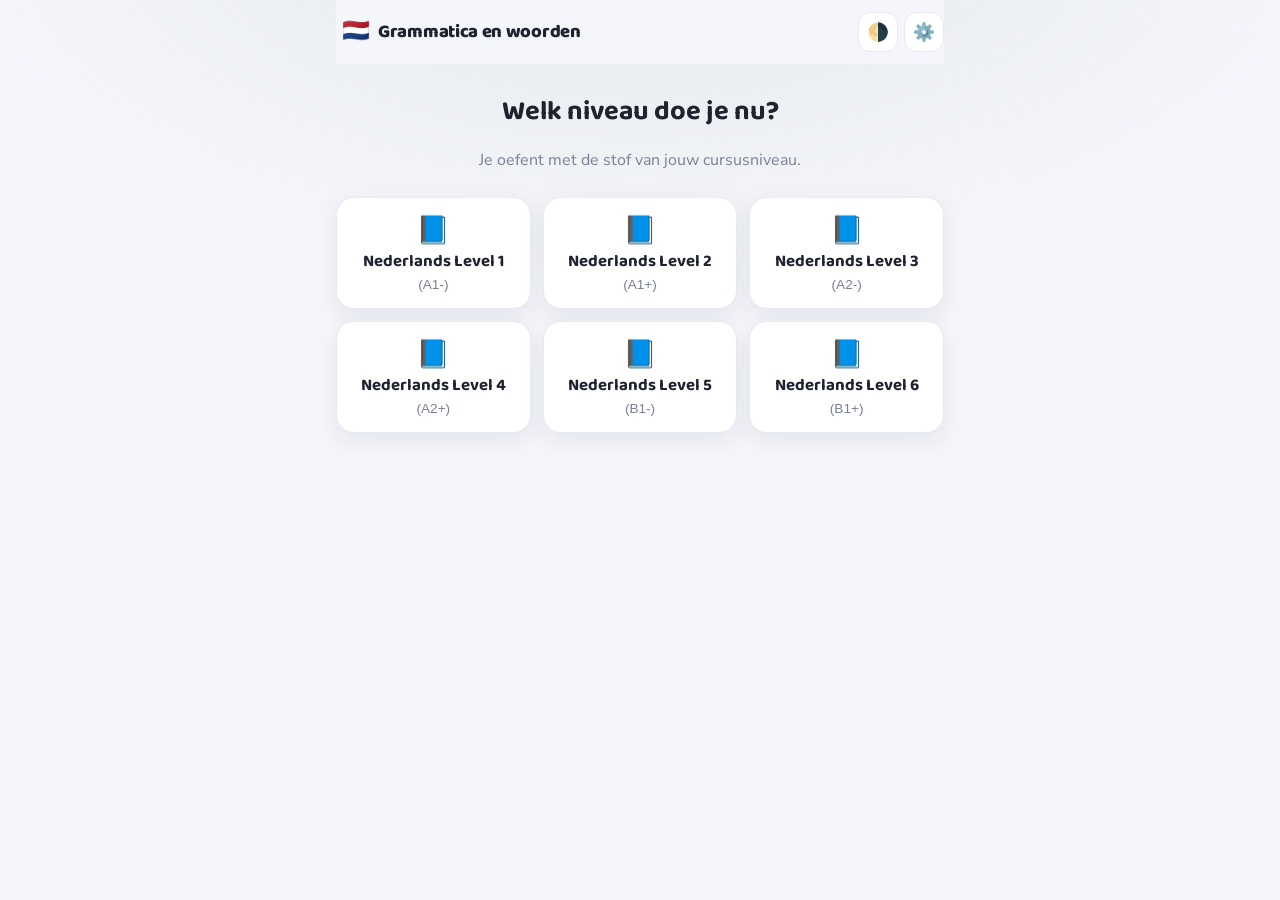
<file: index.html>
<!DOCTYPE html>
<html lang="nl">

<head>
  <meta charset="UTF-8" />
  <meta name="viewport" content="width=device-width, initial-scale=1.0, maximum-scale=1.0" />
  <meta name="theme-color" content="#5e8169" />
  <title>Grammatica Oefenen — Nederlands</title>
  <link rel="preconnect" href="https://fonts.googleapis.com">
  <link rel="preconnect" href="https://fonts.gstatic.com" crossorigin>
  <link
    href="https://fonts.googleapis.com/css2?family=Baloo+2:wght@500;600;700;800&family=Nunito+Sans:opsz,wght@6..12,400;6..12,600;6..12,700;6..12,800&display=swap"
    rel="stylesheet">
  <link rel="stylesheet" href="./css/styles.css?v=8" />
  <link rel="icon"
    href="data:image/svg+xml,<svg xmlns='http://www.w3.org/2000/svg' viewBox='0 0 100 100'><text y='.9em' font-size='90'>🇳🇱</text></svg>" />
</head>

<body>
  <div class="app">
    <!-- Persistent header -->
    <header class="topbar" id="topbar">
      <button class="brand" id="brand" type="button" title="Naar het menu">
        <span class="brand-mark">🇳🇱</span>
        <span class="brand-text">Grammatica en woorden</span>
      </button>

      <div class="topbar-spacer"></div>

      <div class="topbar-actions">
        <button class="icon-btn" id="theme-btn" type="button" title="Thema wisselen">🌗</button>
        <button class="icon-btn" id="settings-btn" type="button" title="Instellingen">⚙️</button>
      </div>
    </header>

    <!-- Screens get rendered here -->
    <main id="screen" class="screen"></main>
  </div>

  <!-- Settings drawer -->
  <div class="drawer-backdrop hidden" id="drawer-backdrop"></div>
  <aside class="drawer hidden" id="drawer" aria-label="Instellingen">
    <h2>Instellingen</h2>
    <div id="settings-body"></div>
    <button class="btn ghost danger" id="reset-btn" type="button">Alle voortgang wissen</button>
    <button class="btn ghost" id="drawer-close" type="button">Sluiten</button>
  </aside>

  <!-- Toast -->
  <div class="toast-wrap" id="toasts"></div>

  <!-- Data (globals) -->
  <script src="./data/topics.js?v=17"></script>
  <script src="./data/dehet.js?v=15"></script>
  <!-- App modules -->
  <script src="./js/store.js?v=18"></script>
  <script src="./js/fx.js?v=6"></script>
  <script src="./js/engine.js?v=23"></script>
  <script src="./js/app.js?v=23"></script>
</body>

</html>
</file>
<file: css/styles.css>
/* styles.css — Grammatica Oefenen */
:root {
  --brand: #5e8169;     /* sage green — matches the course banner */
  --brand-2: #1f9e8c;   /* teal — matches the accent/pencil button */
  --accent: #1f9e8c;    /* teal accent */
  --ok: #3f9d70;        /* correct / progress green */
  --bad: #d9574f;       /* muted red */
  --bg: #f5f6fb;
  --bg-2: #ffffff;
  --card: #ffffff;
  --text: #1f2330;
  --muted: #7a8095;
  --line: #e7e9f3;
  --shadow: 0 8px 24px rgba(28, 32, 64, 0.08);
  --radius: 18px;
  --font: "Nunito Sans", system-ui, sans-serif;
  --display: "Baloo 2", var(--font);
}
html[data-theme="dark"] {
  --bg: #12141c;
  --bg-2: #1a1d28;
  --card: #1c2030;
  --text: #eef0f8;
  --muted: #9aa0b8;
  --line: #2a2f42;
  --shadow: 0 10px 30px rgba(0, 0, 0, 0.4);
}

* { box-sizing: border-box; }
html, body { margin: 0; padding: 0; }
body {
  font-family: var(--font);
  background: radial-gradient(1200px 600px at 50% -10%, rgba(94, 129, 105, 0.12), transparent 60%), var(--bg);
  color: var(--text);
  min-height: 100vh;
  -webkit-font-smoothing: antialiased;
}
h1, h2, h3 { font-family: var(--display); }
.hidden { display: none !important; }
.muted { color: var(--muted); }
.small { font-size: 0.9rem; }
.center { text-align: center; }

.app { max-width: 640px; margin: 0 auto; padding: 0 16px 64px; }

/* ---------- top bar ---------- */
.topbar {
  position: sticky; top: 0; z-index: 50;
  display: flex; align-items: center; gap: 12px;
  padding: 12px 0; margin-bottom: 8px;
  background: linear-gradient(var(--bg), rgba(245, 246, 251, 0.85));
  backdrop-filter: blur(8px);
}
html[data-theme="dark"] .topbar { background: linear-gradient(var(--bg), rgba(18, 20, 28, 0.85)); }
.brand {
  display: flex; align-items: center; gap: 8px;
  border: none; background: none; cursor: pointer; color: var(--text);
  font-family: var(--display); font-weight: 800; font-size: 1.15rem;
}
.brand-mark { font-size: 1.4rem; }
.brand-text { letter-spacing: -0.3px; }
@media (max-width: 460px) { .brand-text { display: none; } }

.meter { display: flex; align-items: center; gap: 10px; flex: 1; }
.lvl {
  width: 34px; height: 34px; border-radius: 50%;
  background: linear-gradient(135deg, var(--brand), var(--brand-2));
  color: #fff; font-weight: 800; font-family: var(--display);
  display: grid; place-items: center; box-shadow: var(--shadow);
}
.xp { flex: 1; min-width: 60px; }
.xp-bar { height: 8px; background: var(--line); border-radius: 99px; overflow: hidden; }
.xp-bar span {
  display: block; height: 100%; width: 0;
  background: linear-gradient(90deg, var(--brand), var(--brand-2));
  transition: width 0.5s cubic-bezier(.2,.8,.2,1);
}
.xp-label { font-size: 0.72rem; color: var(--muted); margin-top: 2px; }
.streak { display: flex; align-items: center; gap: 3px; font-weight: 800; }
.topbar-spacer { flex: 1; }
.topbar-actions { display: flex; gap: 6px; }

.icon-btn {
  border: 1px solid var(--line); background: var(--bg-2); color: var(--text);
  width: 40px; height: 40px; border-radius: 12px; cursor: pointer;
  font-size: 1.1rem; display: grid; place-items: center;
  transition: transform .12s, background .2s;
}
.icon-btn:hover { transform: translateY(-1px); background: var(--card); }

/* ---------- hero + grid ---------- */
.hero { text-align: center; padding: 18px 0 10px; }
.hero h1 { margin: 0 0 4px; font-size: 1.7rem; }

/* level selector on the menu */
.level-select { margin: 2px 0 20px; }
.level-select-label {
  display: block; text-align: center; color: var(--muted);
  font-family: var(--display); font-weight: 700; font-size: 0.78rem;
  text-transform: uppercase; letter-spacing: 0.6px; margin-bottom: 10px;
}
.level-pills { display: flex; gap: 8px; flex-wrap: wrap; justify-content: center; }
.level-pill {
  border: 1px solid var(--line); background: var(--card); color: var(--text);
  border-radius: 12px; padding: 8px 14px; cursor: pointer;
  display: flex; flex-direction: column; align-items: center; gap: 1px; min-width: 66px;
  font-family: var(--font); transition: transform .12s, border-color .2s, background .2s;
}
.level-pill b { font-family: var(--display); font-size: 0.92rem; }
.level-pill span { font-size: 0.72rem; color: var(--muted); }
.level-pill:hover { transform: translateY(-2px); border-color: var(--brand); }
.level-pill.active { border-color: var(--brand); background: rgba(31, 158, 140, 0.1); box-shadow: var(--shadow); }
.level-pill.active span { color: var(--brand); }
.grid { display: grid; grid-template-columns: 1fr 1fr; gap: 12px; }
.grid.small { grid-template-columns: 1fr 1fr; }
@media (min-width: 560px) { .grid { grid-template-columns: 1fr 1fr 1fr; } }

.card {
  position: relative; text-align: left; cursor: pointer;
  border: 1px solid var(--line); background: var(--card); color: var(--text);
  border-radius: var(--radius); padding: 16px; box-shadow: var(--shadow);
  display: flex; flex-direction: column; gap: 2px; min-height: 96px;
  transition: transform .14s, box-shadow .2s, border-color .2s;
}
.card:hover { transform: translateY(-3px); border-color: var(--brand); }
.card:active { transform: translateY(0); }
.card-emoji { font-size: 1.7rem; }
.card-title { font-family: var(--display); font-weight: 700; font-size: 1.05rem; }
.card-sub { color: var(--muted); font-size: 0.85rem; }
.card.disabled { opacity: 0.5; pointer-events: none; }
.level-card { align-items: center; text-align: center; }
.level-card.current { border-color: var(--brand); background: rgba(31, 158, 140, 0.08); }
.btn.mini { width: auto; padding: 7px 14px; font-size: 0.85rem; }
.card-badge {
  position: absolute; top: 10px; right: 10px;
  background: var(--brand-2); color: #fff; font-weight: 800;
  min-width: 22px; height: 22px; padding: 0 6px; border-radius: 99px;
  display: grid; place-items: center; font-size: 0.8rem;
}

/* ---------- panels / back bar ---------- */
.backbar { display: flex; align-items: center; gap: 12px; margin: 6px 0 14px; }
.backbar h2 { margin: 0; }
.panel {
  background: var(--card); border: 1px solid var(--line);
  border-radius: var(--radius); padding: 18px; box-shadow: var(--shadow);
  margin-bottom: 14px;
}
.panel h2 { margin-top: 0; }

.checklist { display: flex; flex-direction: column; gap: 8px; margin: 12px 0; }
.check-row {
  display: flex; align-items: center; gap: 10px;
  background: var(--bg); border: 1px solid var(--line);
  padding: 12px 14px; border-radius: 12px; cursor: pointer;
}
.check-row em { margin-left: auto; color: var(--muted); font-style: normal; font-size: 0.8rem; }
.check-row input { width: 18px; height: 18px; accent-color: var(--brand); }

/* ---------- buttons ---------- */
.btn {
  border: none; cursor: pointer; border-radius: 14px;
  padding: 14px 18px; font-family: var(--display); font-weight: 700; font-size: 1rem;
  transition: transform .12s, filter .2s; width: 100%;
}
.btn:active { transform: translateY(1px); }
.btn.primary { background: linear-gradient(135deg, var(--brand), var(--brand-2)); color: #fff; box-shadow: var(--shadow); }
.btn.primary:hover { filter: brightness(1.05); }
.btn.next { background: var(--accent); color: #fff; }
.btn.ghost { background: var(--bg-2); color: var(--text); border: 1px solid var(--line); }
.btn.ghost.danger { color: var(--bad); border-color: var(--bad); margin-top: 8px; }

/* ---------- quiz ---------- */
.quiz { animation: fade .25s ease; }
.quiz-top { display: flex; align-items: center; gap: 12px; margin-bottom: 14px; }
.progress { flex: 1; height: 10px; background: var(--line); border-radius: 99px; overflow: hidden; }
.progress span {
  display: block; height: 100%; width: 0;
  background: linear-gradient(90deg, var(--ok), #5cc9b4);
  transition: width .35s ease;
}
.hearts { font-size: 1.1rem; letter-spacing: 1px; white-space: nowrap; }
.heart-empty { opacity: 0.6; }
.timer { font-family: var(--display); font-weight: 800; color: var(--brand); }

/* live in-round stats */
.quiz-live {
  display: flex; align-items: center; gap: 12px; min-height: 22px;
  margin: 0 2px 10px; font-weight: 700; font-size: 0.92rem;
}
.live-score { color: var(--muted); }
.live-combo { color: var(--brand); animation: pop .35s ease; }

.qcard {
  background: var(--card); border: 1px solid var(--line);
  border-radius: var(--radius); padding: 22px; box-shadow: var(--shadow);
  animation: fade .25s ease;
}
.qhead { display: flex; align-items: center; justify-content: space-between; gap: 10px; margin-bottom: 14px; }
.pills { display: flex; gap: 8px; flex-wrap: wrap; }
.pill {
  background: rgba(31, 158, 140, 0.14); color: var(--accent);
  font-family: var(--display); font-weight: 700; font-size: 0.85rem;
  padding: 6px 12px; border-radius: 99px;
}
.pill.tense { background: rgba(63, 157, 112, 0.16); color: var(--ok); }
.speak { width: 38px; height: 38px; }

.sentence { font-size: 1.3rem; line-height: 1.5; margin-bottom: 14px; }
.question { font-size: 1.25rem; font-family: var(--display); font-weight: 700; margin-bottom: 14px; }
.big-word { font-family: var(--display); font-weight: 800; font-size: 2.6rem; text-align: center; margin: 8px 0 18px; }

.trans {
  display: flex; align-items: center; gap: 8px;
  background: var(--bg); border-radius: 12px; padding: 10px 12px;
  margin-bottom: 14px; color: var(--muted); font-size: 0.95rem;
}

#answer {
  width: 100%; padding: 14px 16px; font-size: 1.1rem;
  border: 2px solid var(--line); border-radius: 14px; background: var(--bg-2); color: var(--text);
  font-family: var(--font); outline: none; transition: border-color .2s;
}
#answer:focus { border-color: var(--brand); }

.feedback { margin-top: 12px; padding: 12px 14px; border-radius: 12px; font-weight: 600; }
.feedback.good { background: rgba(63, 157, 112, 0.15); color: var(--ok); }
.feedback.bad { background: rgba(217, 87, 79, 0.13); color: var(--bad); }
.feedback.reveal { background: rgba(31, 158, 140, 0.14); color: var(--accent); }

.qactions { display: flex; gap: 10px; margin-top: 14px; }
.qactions .btn.primary { flex: 1; }
.qactions .btn.ghost { width: auto; min-width: 56px; }

/* choices */
.choice-grid { display: grid; grid-template-columns: 1fr 1fr; gap: 10px; }
.choice-row.two { display: grid; grid-template-columns: 1fr 1fr; gap: 16px; margin: 6px 0; }
.choice {
  border: 2px solid var(--line); background: var(--bg-2); color: var(--text);
  border-radius: 14px; padding: 14px; font-size: 1.05rem; cursor: pointer;
  font-family: var(--font); transition: transform .1s, border-color .2s, background .2s;
}
.choice:hover:not(:disabled) { border-color: var(--brand); transform: translateY(-2px); }
.choice.big { font-family: var(--display); font-weight: 800; font-size: 1.6rem; padding: 22px; }
.choice.ok { background: rgba(63, 157, 112, 0.18); border-color: var(--ok); color: var(--ok); }
.choice.no { background: rgba(217, 87, 79, 0.16); border-color: var(--bad); color: var(--bad); }

/* listening */
.listen-cta { text-align: center; margin: 6px 0 14px; }
.big-speak {
  width: 88px; height: 88px; border-radius: 50%; border: none; cursor: pointer;
  background: linear-gradient(135deg, var(--accent), #46c2b0); color: #fff;
  font-size: 2.2rem; box-shadow: var(--shadow); transition: transform .12s;
}
.big-speak:hover { transform: scale(1.05); }

/* sentence builder */
.builder {
  min-height: 56px; border: 2px dashed var(--line); border-radius: 14px;
  padding: 10px; display: flex; flex-wrap: wrap; gap: 8px; margin-bottom: 12px;
  background: var(--bg);
}
.bank { display: flex; flex-wrap: wrap; gap: 8px; }
.token {
  border: 2px solid var(--line); background: var(--bg-2); color: var(--text);
  border-radius: 10px; padding: 10px 14px; font-size: 1rem; cursor: pointer;
  font-family: var(--font); transition: transform .1s, border-color .2s;
}
.token:hover { border-color: var(--brand); transform: translateY(-2px); }
.token.placed { background: rgba(31, 158, 140, 0.12); border-color: var(--accent); }

/* match */
.match { display: grid; grid-template-columns: 1fr 1fr; gap: 12px; }
.match-col { display: flex; flex-direction: column; gap: 10px; }
.match-tile {
  border: 2px solid var(--line); background: var(--card); color: var(--text);
  border-radius: 12px; padding: 14px 10px; cursor: pointer; font-size: 1rem;
  font-family: var(--font); transition: transform .1s, border-color .2s, opacity .3s;
}
.match-tile:hover:not(.done) { border-color: var(--brand); }
.match-tile.sel { border-color: var(--accent); background: rgba(31, 158, 140, 0.14); }
.match-tile.wrong { border-color: var(--bad); background: rgba(217, 87, 79, 0.16); animation: shake .4s; }
.match-tile.done { opacity: 0.25; pointer-events: none; border-style: dashed; }

/* result */
.result { text-align: center; animation: fade .3s ease; }
.result-emoji { font-size: 3.4rem; animation: pop .5s ease; }
.result h1 { margin: 6px 0 18px; }
.result-stats { display: grid; grid-template-columns: repeat(4, 1fr); gap: 10px; margin-bottom: 18px; }
.result-stats > div {
  background: var(--card); border: 1px solid var(--line); border-radius: 14px;
  padding: 14px 6px; box-shadow: var(--shadow);
}
.result-stats b { display: block; font-family: var(--display); font-size: 1.4rem; }
.result-stats span { font-size: 0.75rem; color: var(--muted); }
.mistakes { text-align: left; margin-bottom: 18px; }
.mistakes h3 { margin: 0 0 8px; }
.mistake {
  display: flex; justify-content: space-between; gap: 10px; align-items: center;
  background: var(--card); border: 1px solid var(--line); border-left: 4px solid var(--bad);
  border-radius: 10px; padding: 10px 12px; margin-bottom: 6px;
}
.mistake .ma { color: var(--ok); font-weight: 700; white-space: nowrap; }
.result-actions { display: flex; gap: 10px; }

/* stats */
.stat-grid { display: grid; grid-template-columns: repeat(4, 1fr); gap: 10px; }
@media (max-width: 480px) { .stat-grid { grid-template-columns: repeat(2, 1fr); } .result-stats { grid-template-columns: repeat(2, 1fr); } }
.stat { background: var(--bg); border: 1px solid var(--line); border-radius: 14px; padding: 14px 8px; text-align: center; }
.stat b { display: block; font-family: var(--display); font-size: 1.5rem; }
.stat span { font-size: 0.75rem; color: var(--muted); }
.achv-grid { display: grid; grid-template-columns: 1fr 1fr; gap: 10px; }
.achv { display: flex; align-items: center; gap: 10px; padding: 12px; border-radius: 12px; border: 1px solid var(--line); background: var(--bg); }
.achv.locked { opacity: 0.55; }
.achv.got { border-color: var(--brand); }
.achv-emoji { font-size: 1.4rem; }

/* drawer */
.drawer-backdrop { position: fixed; inset: 0; background: rgba(0, 0, 0, 0.4); z-index: 90; }
.drawer {
  position: fixed; top: 0; right: 0; bottom: 0; width: min(360px, 90vw);
  background: var(--bg-2); z-index: 100; padding: 22px; overflow-y: auto;
  box-shadow: -10px 0 40px rgba(0, 0, 0, 0.2); animation: slidein .25s ease;
}
.drawer h2 { margin-top: 0; }
.toggle-row, .seg, .range-row {
  display: flex; align-items: center; justify-content: space-between; gap: 10px;
  padding: 12px 0; border-bottom: 1px solid var(--line);
}
.range-row input[type=range] { flex: 1; accent-color: var(--brand); }
.seg-btns { display: flex; gap: 6px; }
.seg-btns button {
  border: 1px solid var(--line); background: var(--bg); color: var(--text);
  border-radius: 10px; padding: 7px 12px; cursor: pointer; font-family: var(--font);
}
.seg-btns button.on { background: var(--brand); color: #fff; border-color: var(--brand); }

.switch { position: relative; width: 46px; height: 26px; flex: none; }
.switch input { opacity: 0; width: 0; height: 0; }
.slider {
  position: absolute; inset: 0; background: var(--line); border-radius: 26px;
  cursor: pointer; transition: .2s;
}
.slider:before {
  content: ""; position: absolute; width: 20px; height: 20px; left: 3px; top: 3px;
  background: #fff; border-radius: 50%; transition: .2s;
}
.switch input:checked + .slider { background: var(--ok); }
.switch input:checked + .slider:before { transform: translateX(20px); }

/* toasts */
.toast-wrap { position: fixed; bottom: 16px; left: 0; right: 0; display: flex; flex-direction: column; align-items: center; gap: 8px; z-index: 120; pointer-events: none; }
.toast {
  background: var(--card); border: 1px solid var(--line); color: var(--text);
  padding: 12px 18px; border-radius: 99px; box-shadow: var(--shadow);
  font-weight: 700; opacity: 0; transform: translateY(20px); transition: .3s;
}
.toast.show { opacity: 1; transform: translateY(0); }

/* animations */
@keyframes fade { from { opacity: 0; transform: translateY(8px); } to { opacity: 1; transform: none; } }
@keyframes pop { 0% { transform: scale(.9); } 60% { transform: scale(1.04); } 100% { transform: scale(1); } }
@keyframes shake { 0%,100% { transform: translateX(0); } 20% { transform: translateX(-8px); } 40% { transform: translateX(8px); } 60% { transform: translateX(-5px); } 80% { transform: translateX(5px); } }
@keyframes slidein { from { transform: translateX(100%); } to { transform: none; } }
.shake { animation: shake .4s; }
.pop { animation: pop .4s; }
</file>
